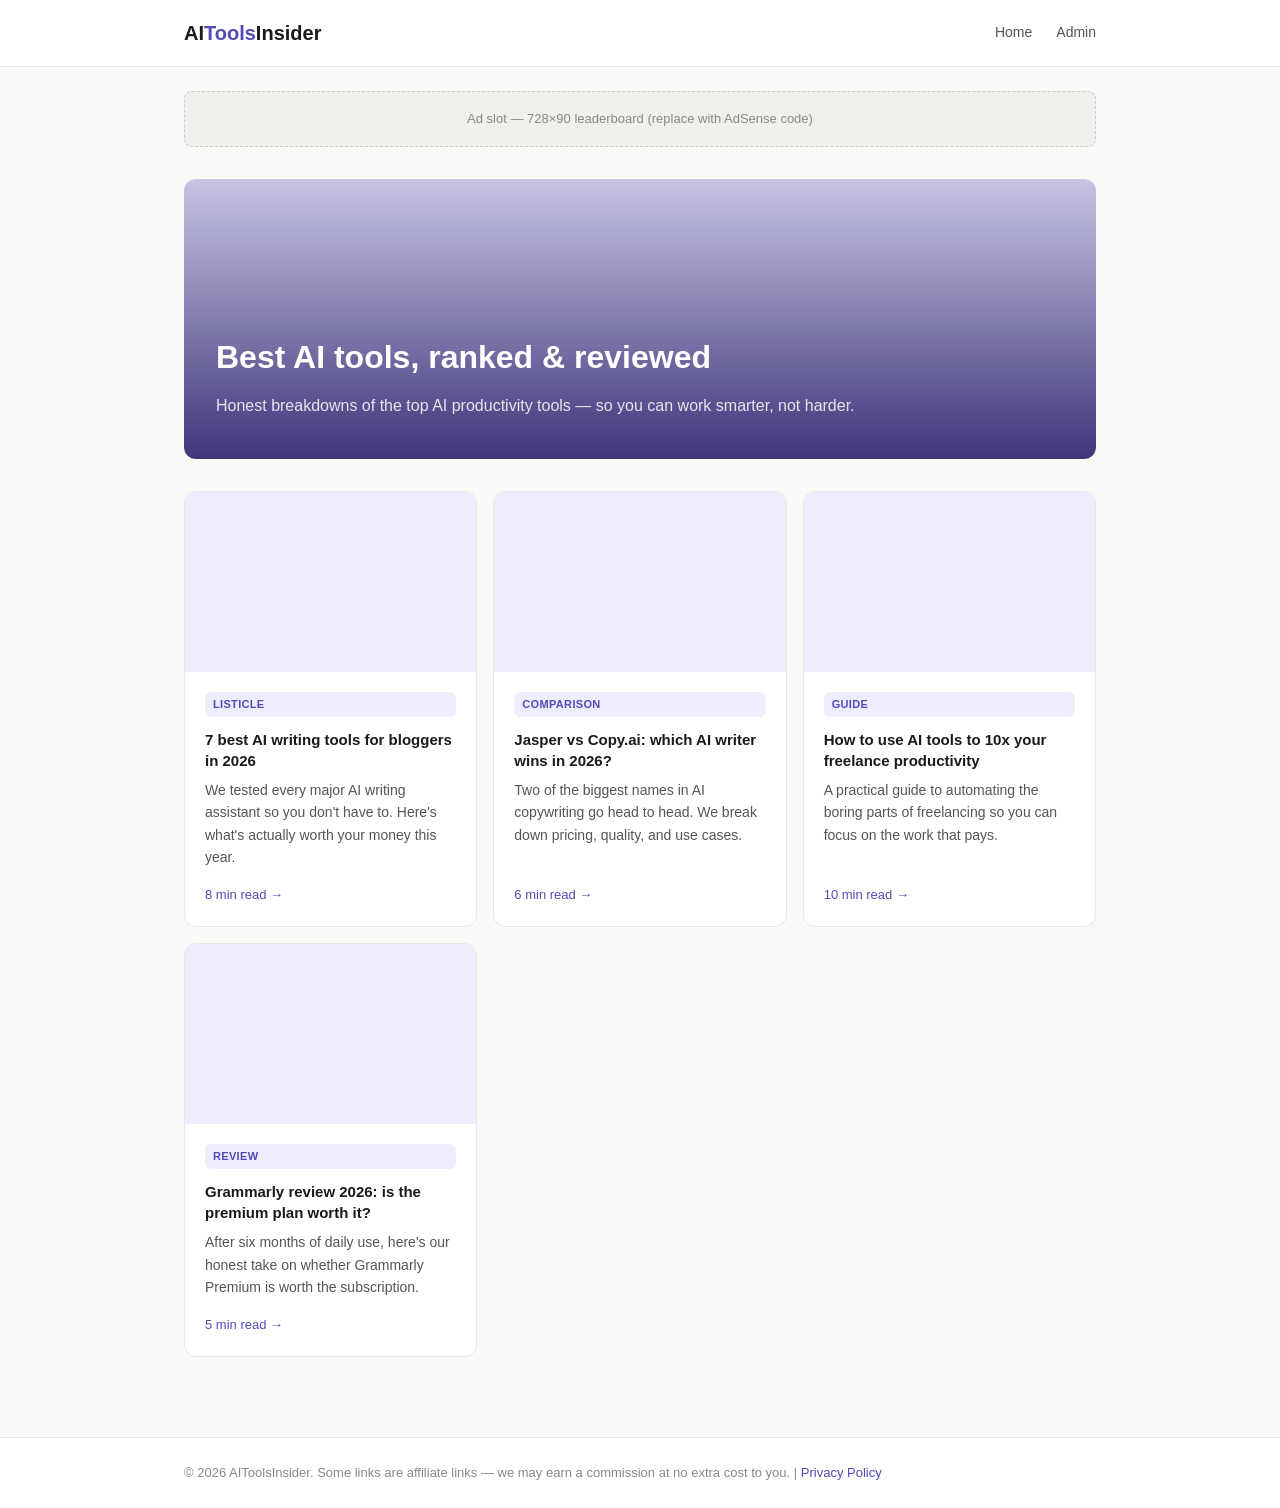
<file: index.html>
<!DOCTYPE html>
<html lang="en">
<head>
  <meta charset="UTF-8" />
  <meta name="viewport" content="width=device-width, initial-scale=1.0" />
  <title>AIToolsInsider — Best AI Tools, Ranked & Reviewed</title>
  <meta name="description" content="Honest breakdowns of the top AI productivity tools. Find the best AI writing, coding, and productivity tools for 2026." />
  <meta name='impact-site-verification' value='024570a4-0940-4f87-bec0-d554435b1dc3'>
  <link rel="stylesheet" href="style.css" />
  <script async src="https://pagead2.googlesyndication.com/pagead/js/adsbygoogle.js?client=ca-pub-4645411436852344" crossorigin="anonymous"></script>
</head>
<body>

  <header class="site-header">
    <div class="container">
      <a href="index.html" class="logo">AI<span>Tools</span>Insider</a>
      <nav>
        <a href="index.html">Home</a>
        <a href="admin.html">Admin</a>
      </nav>
    </div>
  </header>

  <!-- ✅ Replace this with your real Google AdSense code -->
  <div class="ad-banner container">
    <div class="ad-placeholder">Ad slot — 728×90 leaderboard (replace with AdSense code)</div>
  </div>

  <main class="container">
    <section class="hero">
      <h1>Best AI tools, ranked &amp; reviewed</h1>
      <p>Honest breakdowns of the top AI productivity tools — so you can work smarter, not harder.</p>
    </section>

    <div class="articles-grid" id="articles-grid">
      <!-- Articles are injected here by articles.js -->
    </div>
  </main>

  <footer class="site-footer">
    <div class="container">
      <p>&copy; 2026 AIToolsInsider. Some links are affiliate links — we may earn a commission at no extra cost to you. | <a href="privacy.html">Privacy Policy</a></p>
    </div>
  </footer>

  <script src="articles.js"></script>
  <script src="render.js"></script>
  <script>renderArticleGrid('articles-grid');</script>
</body>
</html>
</file>
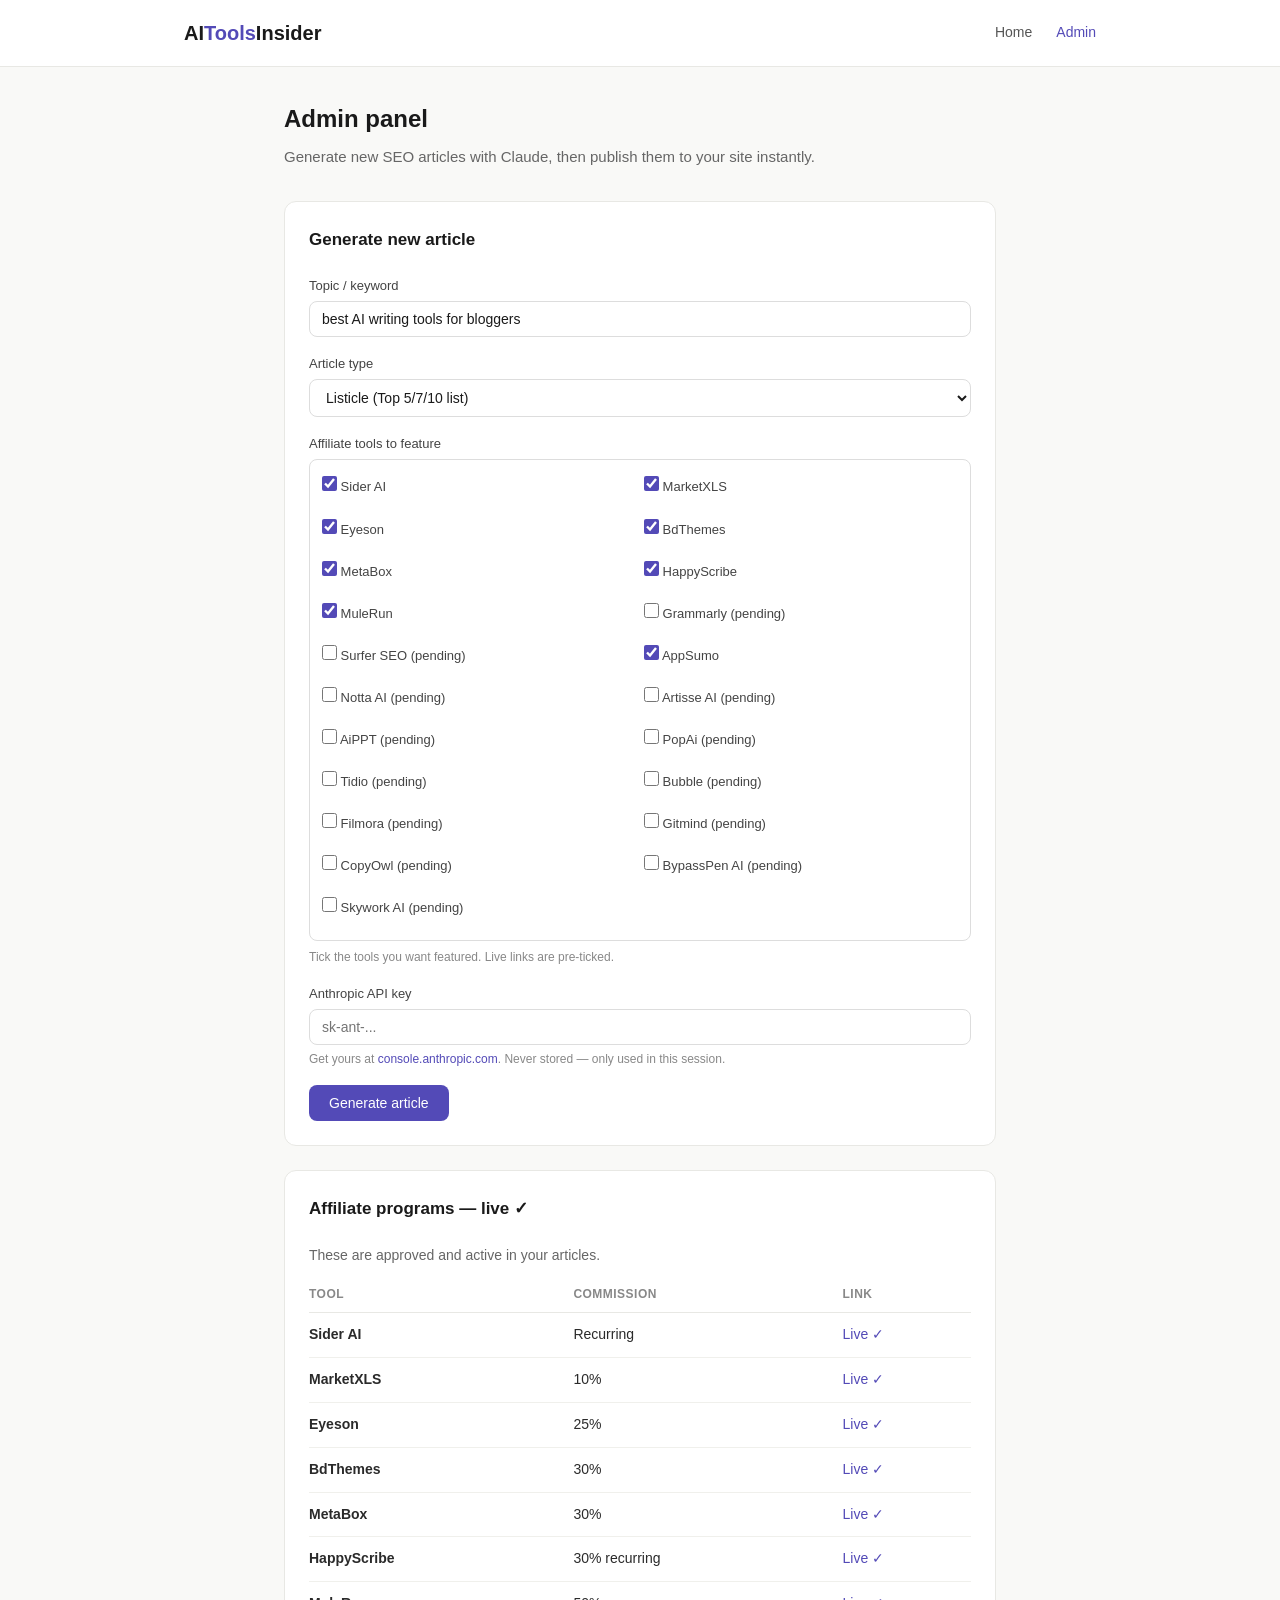
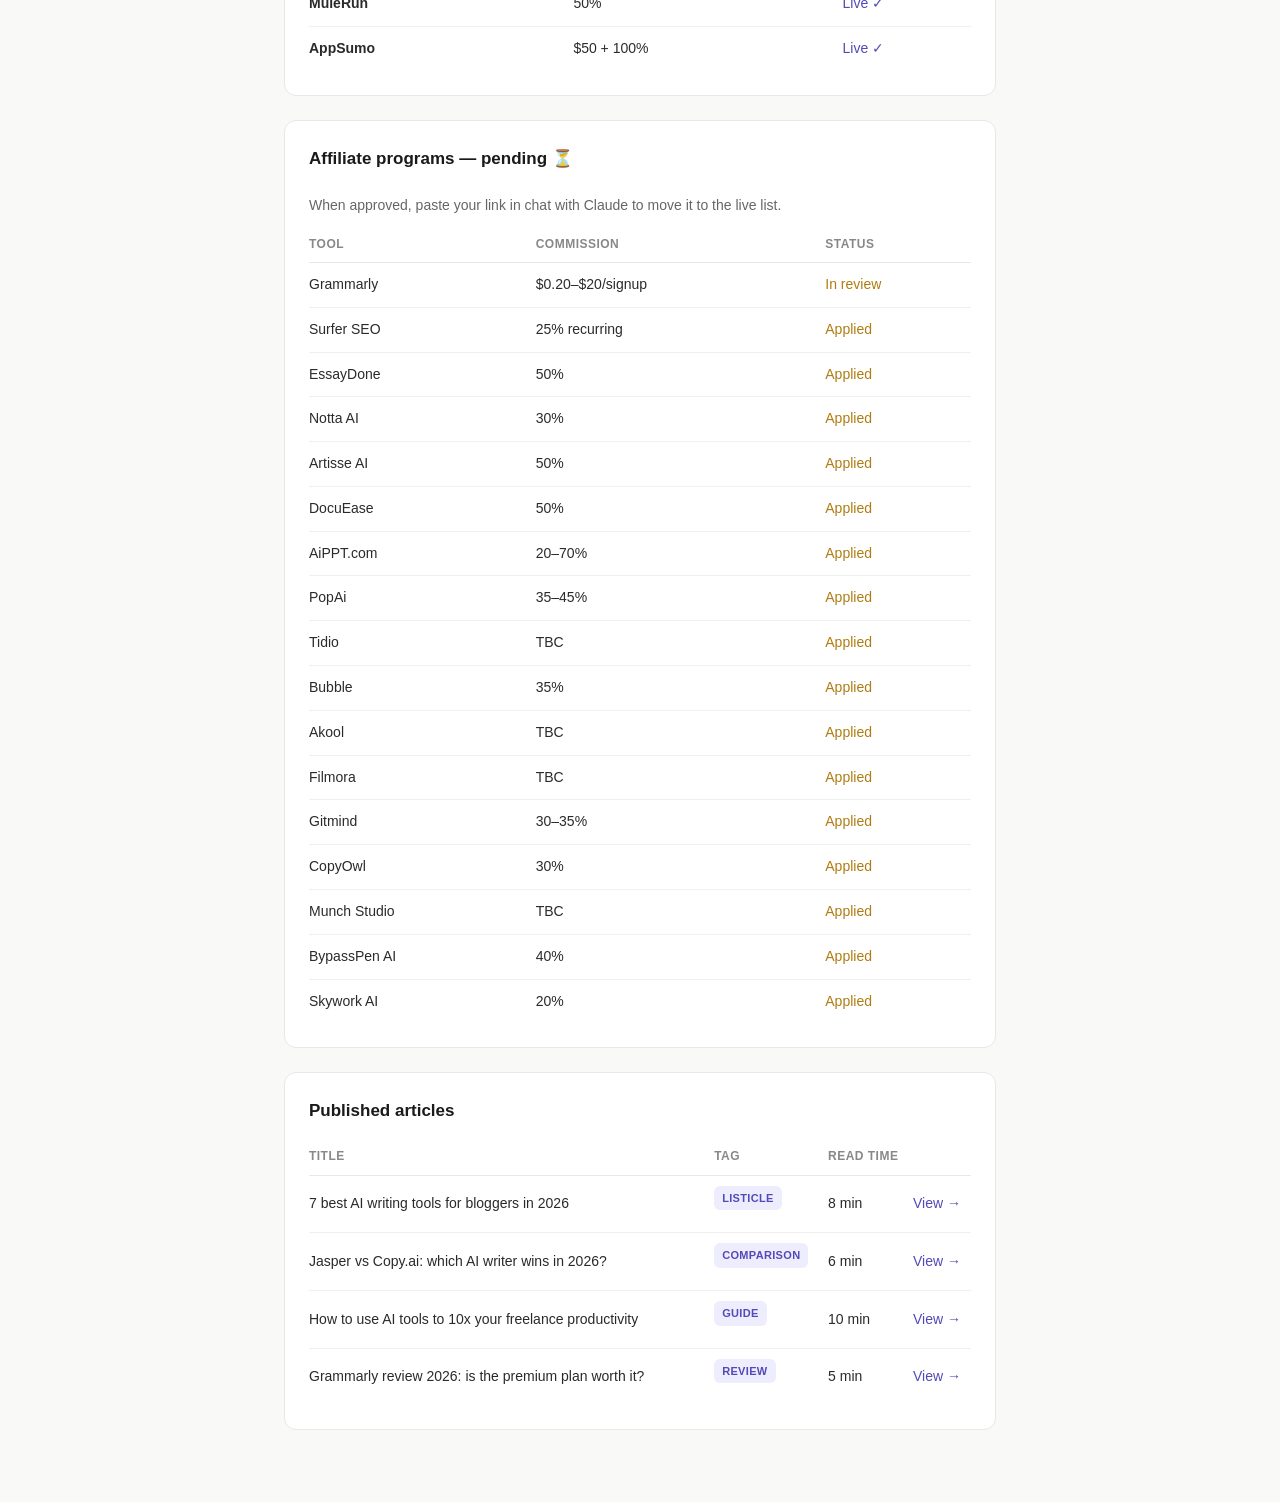
<file: admin.html>
<!DOCTYPE html>
<html lang="en">
<head>
  <meta charset="UTF-8" />
  <meta name="viewport" content="width=device-width, initial-scale=1.0" />
  <title>Admin — AIToolsInsider</title>
  <link rel="stylesheet" href="style.css" />
  <script async src="https://pagead2.googlesyndication.com/pagead/js/adsbygoogle.js?client=ca-pub-4645411436852344" crossorigin="anonymous"></script>
<style>
.affiliate-check { display:flex; align-items:center; gap:6px; font-size:13px; cursor:pointer; padding:4px 0; }
.affiliate-check input { cursor:pointer; accent-color:#534AB7; width:15px; height:15px; flex-shrink:0; }
</style>
</head>
<body>

  <header class="site-header">
    <div class="container">
      <a href="index.html" class="logo">AI<span>Tools</span>Insider</a>
      <nav>
        <a href="index.html">Home</a>
        <a href="admin.html" class="active">Admin</a>
      </nav>
    </div>
  </header>

  <main class="container admin-page">

    <h1>Admin panel</h1>
    <p class="admin-sub">Generate new SEO articles with Claude, then publish them to your site instantly.</p>

    <section class="admin-card">
      <h2>Generate new article</h2>

      <div class="form-row">
        <label for="topic">Topic / keyword</label>
        <input type="text" id="topic" placeholder="e.g. best AI tools for teachers" value="best AI writing tools for bloggers" />
      </div>

      <div class="form-row">
        <label for="article-type">Article type</label>
        <select id="article-type">
          <option value="listicle">Listicle (Top 5/7/10 list)</option>
          <option value="comparison">Comparison (A vs B)</option>
          <option value="guide">How-to guide</option>
          <option value="review">Single tool review</option>
        </select>
      </div>

      <div class="form-row">
        <label>Affiliate tools to feature</label>
        <div id="affiliate-checkboxes" style="display:grid; grid-template-columns: 1fr 1fr; gap:8px; padding:12px; border:1px solid #ddd; border-radius:8px; background:#fff;">
          <label class="affiliate-check"><input type="checkbox" value="Sider AI" checked> Sider AI</label>
          <label class="affiliate-check"><input type="checkbox" value="MarketXLS" checked> MarketXLS</label>
          <label class="affiliate-check"><input type="checkbox" value="Eyeson" checked> Eyeson</label>
          <label class="affiliate-check"><input type="checkbox" value="BdThemes" checked> BdThemes</label>
          <label class="affiliate-check"><input type="checkbox" value="MetaBox" checked> MetaBox</label>
          <label class="affiliate-check"><input type="checkbox" value="HappyScribe" checked> HappyScribe</label>
          <label class="affiliate-check"><input type="checkbox" value="MuleRun" checked> MuleRun</label>
          <label class="affiliate-check"><input type="checkbox" value="Grammarly"> Grammarly (pending)</label>
          <label class="affiliate-check"><input type="checkbox" value="Surfer SEO"> Surfer SEO (pending)</label>
          <label class="affiliate-check"><input type="checkbox" value="AppSumo" checked> AppSumo</label>
          <label class="affiliate-check"><input type="checkbox" value="Notta AI"> Notta AI (pending)</label>
          <label class="affiliate-check"><input type="checkbox" value="Artisse AI"> Artisse AI (pending)</label>
          <label class="affiliate-check"><input type="checkbox" value="AiPPT"> AiPPT (pending)</label>
          <label class="affiliate-check"><input type="checkbox" value="PopAi"> PopAi (pending)</label>
          <label class="affiliate-check"><input type="checkbox" value="Tidio"> Tidio (pending)</label>
          <label class="affiliate-check"><input type="checkbox" value="Bubble"> Bubble (pending)</label>
          <label class="affiliate-check"><input type="checkbox" value="Filmora"> Filmora (pending)</label>
          <label class="affiliate-check"><input type="checkbox" value="Gitmind"> Gitmind (pending)</label>
          <label class="affiliate-check"><input type="checkbox" value="CopyOwl"> CopyOwl (pending)</label>
          <label class="affiliate-check"><input type="checkbox" value="BypassPen AI"> BypassPen AI (pending)</label>
          <label class="affiliate-check"><input type="checkbox" value="Skywork AI"> Skywork AI (pending)</label>
        </div>
        <small style="margin-top:6px; display:block;">Tick the tools you want featured. Live links are pre-ticked.</small>
        <input type="hidden" id="affiliates" />
      </div>

      <div class="form-row">
        <label for="api-key">Anthropic API key</label>
        <input type="password" id="api-key" placeholder="sk-ant-..." />
        <small>Get yours at <a href="https://console.anthropic.com" target="_blank">console.anthropic.com</a>. Never stored — only used in this session.</small>
      </div>

      <button class="btn-primary" id="gen-btn" onclick="syncAffiliates(); generateArticle()">Generate article</button>
      <div id="gen-status" class="status-bar" style="display:none;"></div>
    </section>

    <section class="admin-card" id="preview-card" style="display:none;">
      <h2>Preview &amp; publish</h2>
      <div id="preview-output" class="article-preview"></div>
      <div class="action-row">
        <button class="btn-primary" onclick="publishArticle()">Publish to site</button>
        <button class="btn-outline" onclick="document.getElementById('preview-card').style.display='none';">Discard</button>
      </div>
    </section>

    <section class="admin-card">
      <h2>Affiliate programs &mdash; live &#10003;</h2>
      <p style="font-size:14px; color:#666; margin-bottom:1rem;">These are approved and active in your articles.</p>
      <table class="affiliate-table">
        <thead><tr><th>Tool</th><th>Commission</th><th>Link</th></tr></thead>
        <tbody>
          <tr><td><strong>Sider AI</strong></td><td>Recurring</td><td><a href="https://sider.ai/?linkId=lp_131376&amp;sourceId=aitoolsinsider&amp;tenantId=sider" target="_blank">Live &#10003;</a></td></tr>
          <tr><td><strong>MarketXLS</strong></td><td>10%</td><td><a href="https://marketxls.pxf.io/1Gy19z" target="_blank">Live &#10003;</a></td></tr>
          <tr><td><strong>Eyeson</strong></td><td>25%</td><td><a href="https://eyeson.sjv.io/oN5z4W" target="_blank">Live &#10003;</a></td></tr>
          <tr><td><strong>BdThemes</strong></td><td>30%</td><td><a href="https://elementpackpro.sjv.io/WOA4ye" target="_blank">Live &#10003;</a></td></tr>
          <tr><td><strong>MetaBox</strong></td><td>30%</td><td><a href="https://metabox.sjv.io/zzPyxG" target="_blank">Live &#10003;</a></td></tr>
          <tr><td><strong>HappyScribe</strong></td><td>30% recurring</td><td><a href="https://happyscribe.sjv.io/KBOJZA" target="_blank">Live &#10003;</a></td></tr>
          <tr><td><strong>MuleRun</strong></td><td>50%</td><td><a href="https://mulerun.pxf.io/xJryqO" target="_blank">Live &#10003;</a></td></tr>
          <tr><td><strong>AppSumo</strong></td><td>$50 + 100%</td><td><a href="https://appsumo.8odi.net/VOAZW6" target="_blank">Live &#10003;</a></td></tr>
        </tbody>
      </table>
    </section>

    <section class="admin-card">
      <h2>Affiliate programs &mdash; pending &#9203;</h2>
      <p style="font-size:14px; color:#666; margin-bottom:1rem;">When approved, paste your link in chat with Claude to move it to the live list.</p>
      <table class="affiliate-table">
        <thead><tr><th>Tool</th><th>Commission</th><th>Status</th></tr></thead>
        <tbody>
          <tr><td>Grammarly</td><td>$0.20&ndash;$20/signup</td><td style="color:#B07C10;">In review</td></tr>
          <tr><td>Surfer SEO</td><td>25% recurring</td><td style="color:#B07C10;">Applied</td></tr>
          <tr><td>EssayDone</td><td>50%</td><td style="color:#B07C10;">Applied</td></tr>
          <tr><td>Notta AI</td><td>30%</td><td style="color:#B07C10;">Applied</td></tr>
          <tr><td>Artisse AI</td><td>50%</td><td style="color:#B07C10;">Applied</td></tr>
          <tr><td>DocuEase</td><td>50%</td><td style="color:#B07C10;">Applied</td></tr>
          <tr><td>AiPPT.com</td><td>20&ndash;70%</td><td style="color:#B07C10;">Applied</td></tr>
          <tr><td>PopAi</td><td>35&ndash;45%</td><td style="color:#B07C10;">Applied</td></tr>
          <tr><td>Tidio</td><td>TBC</td><td style="color:#B07C10;">Applied</td></tr>
          <tr><td>Bubble</td><td>35%</td><td style="color:#B07C10;">Applied</td></tr>
          <tr><td>Akool</td><td>TBC</td><td style="color:#B07C10;">Applied</td></tr>
          <tr><td>Filmora</td><td>TBC</td><td style="color:#B07C10;">Applied</td></tr>
          <tr><td>Gitmind</td><td>30&ndash;35%</td><td style="color:#B07C10;">Applied</td></tr>
          <tr><td>CopyOwl</td><td>30%</td><td style="color:#B07C10;">Applied</td></tr>
          <tr><td>Munch Studio</td><td>TBC</td><td style="color:#B07C10;">Applied</td></tr>
          <tr><td>BypassPen AI</td><td>40%</td><td style="color:#B07C10;">Applied</td></tr>
          <tr><td>Skywork AI</td><td>20%</td><td style="color:#B07C10;">Applied</td></tr>
        </tbody>
      </table>
    </section>

    <section class="admin-card">
      <h2>Published articles</h2>
      <div id="admin-article-list"></div>
    </section>

  </main>

  <script src="articles.js"></script>
  <script src="render.js"></script>
  <script src="admin.js"></script>
  <script>renderAdminList('admin-article-list');</script>
</body>
</html>
</file>
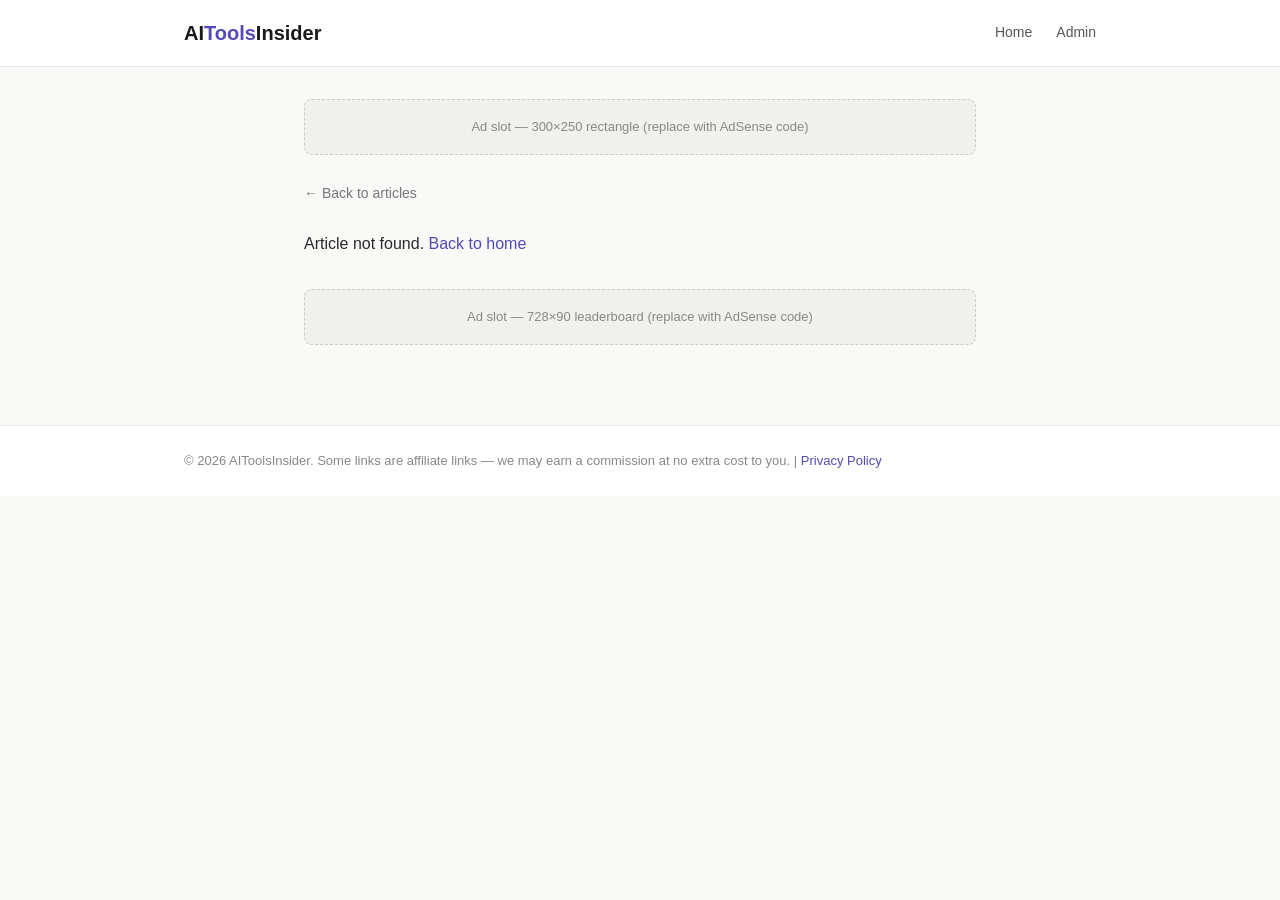
<file: article.html>
<!DOCTYPE html>
<html lang="en">
<head>
  <meta charset="UTF-8" />
  <meta name="viewport" content="width=device-width, initial-scale=1.0" />
  <title id="page-title">Article — AIToolsInsider</title>
  <meta name="description" id="page-desc" content="" />
  <link rel="stylesheet" href="style.css" />
  <script async src="https://pagead2.googlesyndication.com/pagead/js/adsbygoogle.js?client=ca-pub-4645411436852344" crossorigin="anonymous"></script>
</head>
<body>

  <header class="site-header">
    <div class="container">
      <a href="index.html" class="logo">AI<span>Tools</span>Insider</a>
      <nav>
        <a href="index.html">Home</a>
        <a href="admin.html">Admin</a>
      </nav>
    </div>
  </header>

  <main class="container article-page">

    <!-- ✅ Replace with real AdSense rectangle ad -->
    <div class="ad-placeholder ad-sidebar">Ad slot — 300×250 rectangle (replace with AdSense code)</div>

    <article id="article-content">
      <a href="index.html" class="back-link">← Back to articles</a>
      <div id="article-body"></div>
    </article>

    <!-- ✅ Replace with real AdSense leaderboard ad -->
    <div class="ad-placeholder ad-footer-banner">Ad slot — 728×90 leaderboard (replace with AdSense code)</div>

  </main>

  <footer class="site-footer">
    <div class="container">
      <p>&copy; 2026 AIToolsInsider. Some links are affiliate links — we may earn a commission at no extra cost to you. | <a href="privacy.html">Privacy Policy</a></p>
    </div>
  </footer>

  <script src="articles.js"></script>
  <script src="render.js"></script>
  <script>
    const params = new URLSearchParams(window.location.search);
    const id = parseInt(params.get('id'), 10);
    renderArticlePage('article-body', id);
  </script>
</body>
</html>
</file>
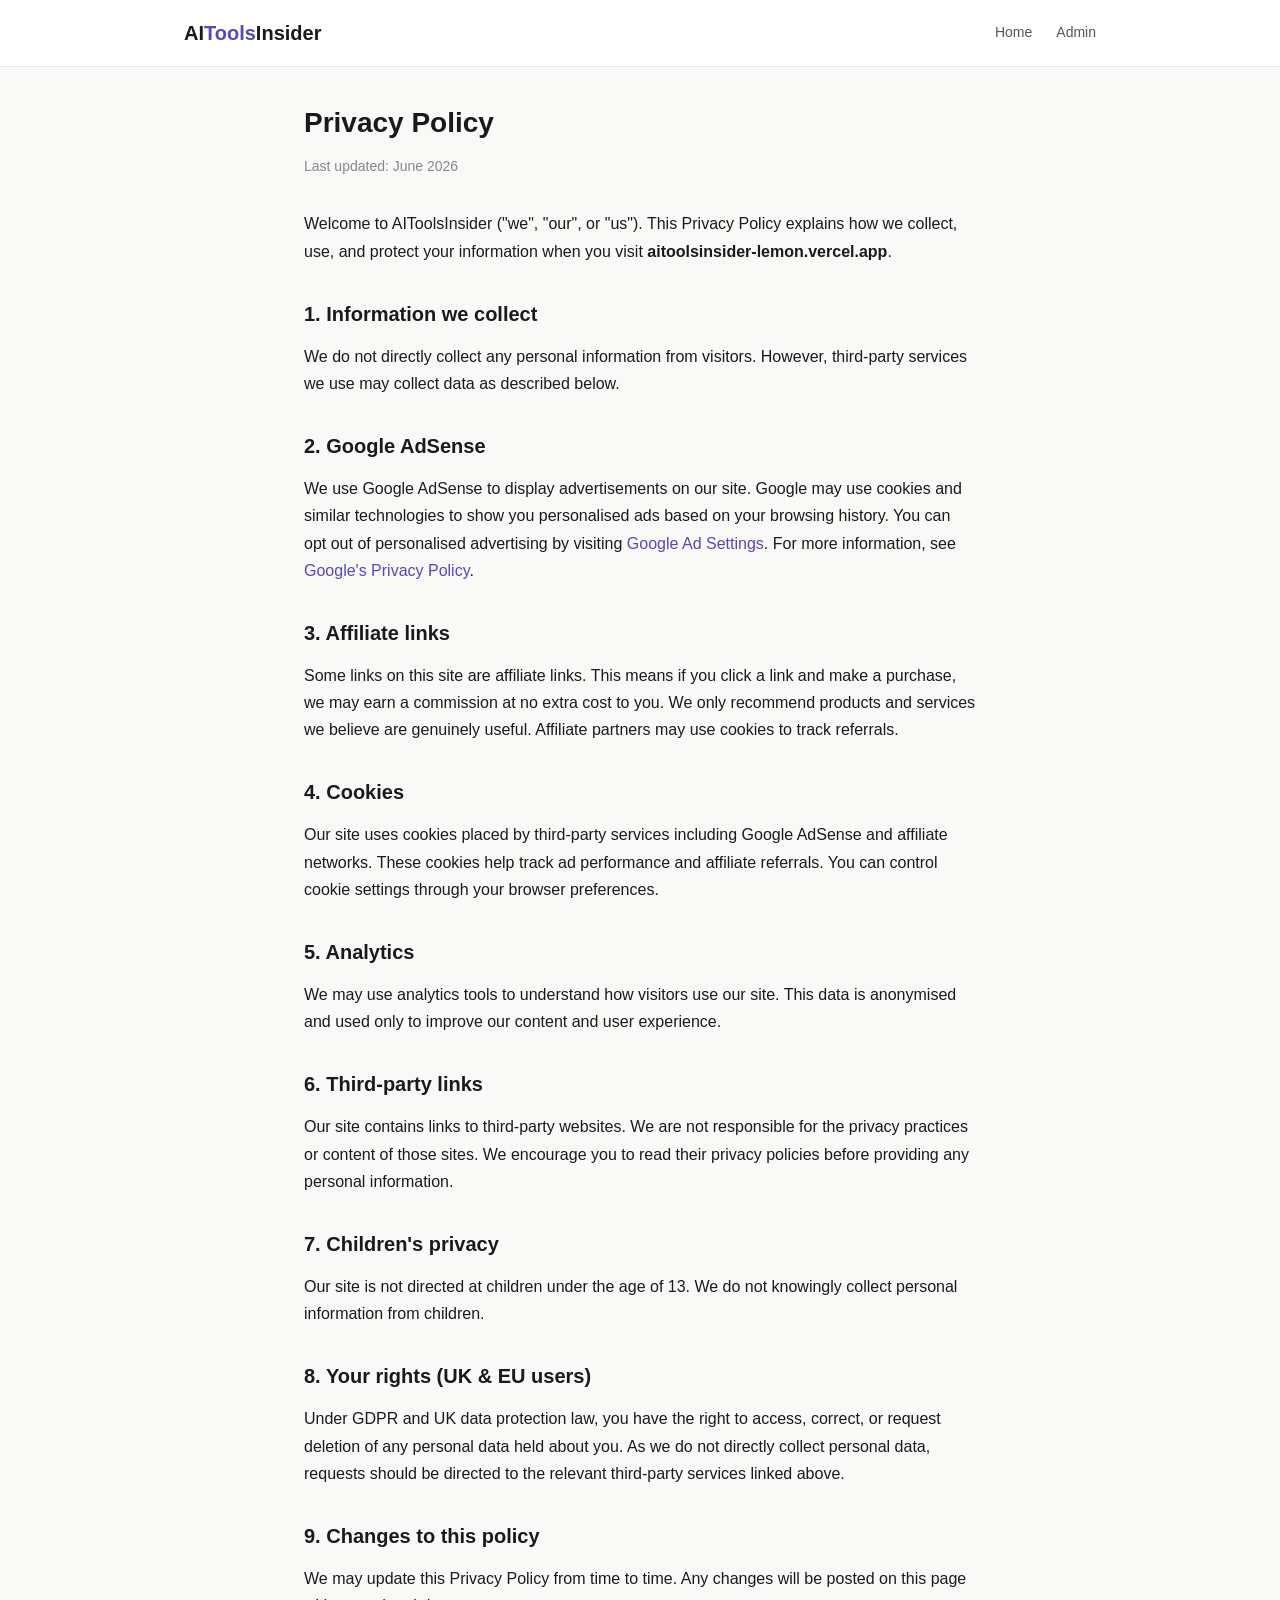
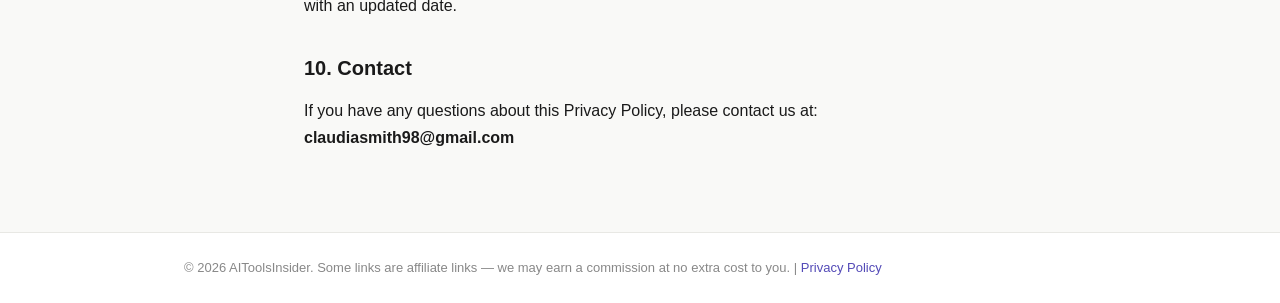
<file: privacy.html>
<!DOCTYPE html>
<html lang="en">
<head>
  <meta charset="UTF-8" />
  <meta name="viewport" content="width=device-width, initial-scale=1.0" />
  <title>Privacy Policy — AIToolsInsider</title>
  <meta name="description" content="Privacy Policy for AIToolsInsider.com" />
  <link rel="stylesheet" href="style.css" />
  <script async src="https://pagead2.googlesyndication.com/pagead/js/adsbygoogle.js?client=ca-pub-4645411436852344" crossorigin="anonymous"></script>
</head>
<body>

  <header class="site-header">
    <div class="container">
      <a href="index.html" class="logo">AI<span>Tools</span>Insider</a>
      <nav>
        <a href="index.html">Home</a>
        <a href="admin.html">Admin</a>
      </nav>
    </div>
  </header>

  <main class="container article-page">
    <article>
      <h1 style="font-size:28px; font-weight:600; margin-bottom:0.5rem;">Privacy Policy</h1>
      <p style="color:#888; font-size:14px; margin-bottom:2rem;">Last updated: June 2026</p>

      <p>Welcome to AIToolsInsider ("we", "our", or "us"). This Privacy Policy explains how we collect, use, and protect your information when you visit <strong>aitoolsinsider-lemon.vercel.app</strong>.</p>

      <h2 style="font-size:20px; font-weight:600; margin:2rem 0 0.75rem;">1. Information we collect</h2>
      <p>We do not directly collect any personal information from visitors. However, third-party services we use may collect data as described below.</p>

      <h2 style="font-size:20px; font-weight:600; margin:2rem 0 0.75rem;">2. Google AdSense</h2>
      <p>We use Google AdSense to display advertisements on our site. Google may use cookies and similar technologies to show you personalised ads based on your browsing history. You can opt out of personalised advertising by visiting <a href="https://www.google.com/settings/ads" target="_blank">Google Ad Settings</a>. For more information, see <a href="https://policies.google.com/privacy" target="_blank">Google's Privacy Policy</a>.</p>

      <h2 style="font-size:20px; font-weight:600; margin:2rem 0 0.75rem;">3. Affiliate links</h2>
      <p>Some links on this site are affiliate links. This means if you click a link and make a purchase, we may earn a commission at no extra cost to you. We only recommend products and services we believe are genuinely useful. Affiliate partners may use cookies to track referrals.</p>

      <h2 style="font-size:20px; font-weight:600; margin:2rem 0 0.75rem;">4. Cookies</h2>
      <p>Our site uses cookies placed by third-party services including Google AdSense and affiliate networks. These cookies help track ad performance and affiliate referrals. You can control cookie settings through your browser preferences.</p>

      <h2 style="font-size:20px; font-weight:600; margin:2rem 0 0.75rem;">5. Analytics</h2>
      <p>We may use analytics tools to understand how visitors use our site. This data is anonymised and used only to improve our content and user experience.</p>

      <h2 style="font-size:20px; font-weight:600; margin:2rem 0 0.75rem;">6. Third-party links</h2>
      <p>Our site contains links to third-party websites. We are not responsible for the privacy practices or content of those sites. We encourage you to read their privacy policies before providing any personal information.</p>

      <h2 style="font-size:20px; font-weight:600; margin:2rem 0 0.75rem;">7. Children's privacy</h2>
      <p>Our site is not directed at children under the age of 13. We do not knowingly collect personal information from children.</p>

      <h2 style="font-size:20px; font-weight:600; margin:2rem 0 0.75rem;">8. Your rights (UK & EU users)</h2>
      <p>Under GDPR and UK data protection law, you have the right to access, correct, or request deletion of any personal data held about you. As we do not directly collect personal data, requests should be directed to the relevant third-party services linked above.</p>

      <h2 style="font-size:20px; font-weight:600; margin:2rem 0 0.75rem;">9. Changes to this policy</h2>
      <p>We may update this Privacy Policy from time to time. Any changes will be posted on this page with an updated date.</p>

      <h2 style="font-size:20px; font-weight:600; margin:2rem 0 0.75rem;">10. Contact</h2>
      <p>If you have any questions about this Privacy Policy, please contact us at: <strong>claudiasmith98@gmail.com</strong></p>
    </article>
  </main>

  <footer class="site-footer">
    <div class="container">
      <p>&copy; 2026 AIToolsInsider. Some links are affiliate links — we may earn a commission at no extra cost to you. | <a href="privacy.html">Privacy Policy</a></p>
    </div>
  </footer>

</body>
</html>
</file>
<file: style.css>
/* style.css — AIToolsInsider */

*, *::before, *::after { box-sizing: border-box; margin: 0; padding: 0; }

body {
  font-family: -apple-system, BlinkMacSystemFont, 'Segoe UI', sans-serif;
  font-size: 16px;
  line-height: 1.7;
  color: #1a1a1a;
  background: #f9f9f7;
}

a { color: #534AB7; text-decoration: none; }
a:hover { text-decoration: underline; }

.container {
  max-width: 960px;
  margin: 0 auto;
  padding: 0 1.5rem;
}

/* Header */
.site-header {
  background: #fff;
  border-bottom: 1px solid #e8e8e4;
  padding: 1rem 0;
  position: sticky;
  top: 0;
  z-index: 100;
}

.site-header .container {
  display: flex;
  align-items: center;
  justify-content: space-between;
}

.logo {
  font-size: 20px;
  font-weight: 600;
  color: #1a1a1a;
}

.logo span { color: #534AB7; }

nav { display: flex; gap: 1.5rem; font-size: 14px; color: #555; }
nav a { color: #555; }
nav a:hover { color: #1a1a1a; text-decoration: none; }
nav a.active { color: #534AB7; font-weight: 500; }

/* Ad slots */
.ad-banner { margin: 1.5rem auto; }
.ad-placeholder {
  background: #f0f0ec;
  border: 1px dashed #ccc;
  border-radius: 8px;
  padding: 1rem;
  text-align: center;
  font-size: 13px;
  color: #888;
}
.ad-sidebar { margin-bottom: 1.5rem; }
.ad-footer-banner { margin-top: 2rem; }

/* Hero */
.hero {
  background: linear-gradient(135deg, #EEEDFE 0%, #E6F1FB 100%);
  border-radius: 12px;
  padding: 2.5rem 2rem;
  margin: 2rem 0;
}

.hero h1 {
  font-size: 28px;
  font-weight: 600;
  color: #3C3489;
  margin-bottom: 0.5rem;
}

.hero p {
  font-size: 16px;
  color: #534AB7;
}

/* Articles grid */
.articles-grid {
  display: grid;
  grid-template-columns: repeat(auto-fit, minmax(280px, 1fr));
  gap: 1rem;
  padding-bottom: 3rem;
}

.article-card {
  background: #fff;
  border: 1px solid #e8e8e4;
  border-radius: 12px;
  padding: 1.25rem;
  display: block;
  color: inherit;
  transition: border-color 0.15s, box-shadow 0.15s;
}

.article-card:hover {
  border-color: #AFA9EC;
  box-shadow: 0 2px 12px rgba(83,74,183,0.08);
  text-decoration: none;
}

.article-card h3 {
  font-size: 15px;
  font-weight: 600;
  margin-bottom: 0.5rem;
  line-height: 1.4;
  color: #1a1a1a;
}

.article-card p {
  font-size: 14px;
  color: #555;
  line-height: 1.6;
  margin-bottom: 1rem;
}

.read-more {
  font-size: 13px;
  color: #534AB7;
  font-weight: 500;
}

.tag {
  display: inline-block;
  font-size: 11px;
  font-weight: 600;
  padding: 3px 8px;
  border-radius: 6px;
  background: #EEEDFE;
  color: #534AB7;
  margin-bottom: 0.75rem;
  text-transform: uppercase;
  letter-spacing: 0.03em;
}

/* Article page */
.article-page {
  max-width: 720px;
  padding-top: 2rem;
  padding-bottom: 3rem;
}

.back-link {
  display: inline-block;
  font-size: 14px;
  color: #777;
  margin-bottom: 1.5rem;
}

.back-link:hover { color: #1a1a1a; }

#article-body h2 {
  font-size: 26px;
  font-weight: 600;
  line-height: 1.3;
  margin-bottom: 1.25rem;
}

#article-body h3 {
  font-size: 18px;
  font-weight: 600;
  margin: 1.75rem 0 0.6rem;
}

#article-body p {
  margin-bottom: 1rem;
  color: #2a2a2a;
}

.affiliate-link {
  color: #534AB7;
  font-weight: 500;
  border-bottom: 1px solid #AFA9EC;
}

.affiliate-link:hover { border-bottom-color: #534AB7; text-decoration: none; }

/* Admin page */
.admin-page { padding-top: 2rem; padding-bottom: 3rem; max-width: 760px; }

.admin-page h1 {
  font-size: 24px;
  font-weight: 600;
  margin-bottom: 0.25rem;
}

.admin-sub {
  font-size: 15px;
  color: #666;
  margin-bottom: 2rem;
}

.admin-card {
  background: #fff;
  border: 1px solid #e8e8e4;
  border-radius: 12px;
  padding: 1.5rem;
  margin-bottom: 1.5rem;
}

.admin-card h2 {
  font-size: 17px;
  font-weight: 600;
  margin-bottom: 1.25rem;
}

.form-row { margin-bottom: 1rem; }

.form-row label {
  display: block;
  font-size: 13px;
  font-weight: 500;
  color: #444;
  margin-bottom: 4px;
}

.form-row small {
  display: block;
  font-size: 12px;
  color: #888;
  margin-top: 4px;
}

.form-row input,
.form-row select,
.form-row textarea {
  width: 100%;
  padding: 9px 12px;
  font-size: 14px;
  border: 1px solid #ddd;
  border-radius: 8px;
  background: #fff;
  color: #1a1a1a;
  font-family: inherit;
}

.form-row input:focus,
.form-row select:focus,
.form-row textarea:focus {
  outline: none;
  border-color: #534AB7;
  box-shadow: 0 0 0 3px rgba(83,74,183,0.1);
}

.btn-primary {
  background: #534AB7;
  color: #fff;
  border: none;
  padding: 10px 20px;
  border-radius: 8px;
  font-size: 14px;
  font-weight: 500;
  cursor: pointer;
  font-family: inherit;
}

.btn-primary:hover { background: #3C3489; }
.btn-primary:disabled { opacity: 0.6; cursor: not-allowed; }

.btn-outline {
  background: transparent;
  color: #1a1a1a;
  border: 1px solid #ddd;
  padding: 10px 20px;
  border-radius: 8px;
  font-size: 14px;
  cursor: pointer;
  font-family: inherit;
}

.btn-outline:hover { background: #f5f5f2; }

.action-row { display: flex; gap: 0.75rem; margin-top: 1rem; }

.status-bar {
  margin-top: 1rem;
  padding: 10px 14px;
  border-radius: 8px;
  font-size: 14px;
}

.status-info { background: #E6F1FB; color: #185FA5; }
.status-success { background: #EAF3DE; color: #3B6D11; }
.status-error { background: #FCEBEB; color: #A32D2D; }

.article-preview {
  font-size: 15px;
  line-height: 1.75;
  max-height: 400px;
  overflow-y: auto;
  padding: 1rem;
  background: #f9f9f7;
  border-radius: 8px;
  border: 1px solid #e8e8e4;
}

.article-preview h2, .article-preview h3 { font-weight: 600; margin: 1rem 0 0.5rem; }
.article-preview p { margin-bottom: 0.75rem; }

.affiliate-table {
  width: 100%;
  border-collapse: collapse;
  font-size: 14px;
}

.affiliate-table th {
  text-align: left;
  font-weight: 600;
  font-size: 12px;
  text-transform: uppercase;
  letter-spacing: 0.04em;
  color: #888;
  padding: 0 0 8px;
  border-bottom: 1px solid #e8e8e4;
}

.affiliate-table td {
  padding: 10px 0;
  border-bottom: 1px solid #f0f0ec;
  color: #2a2a2a;
}

.affiliate-table tr:last-child td { border-bottom: none; }

/* Footer */
.site-footer {
  border-top: 1px solid #e8e8e4;
  background: #fff;
  padding: 1.5rem 0;
  font-size: 13px;
  color: #888;
  margin-top: 2rem;
}

/* Image cards */
.article-card {
  display: flex;
  flex-direction: column;
  overflow: hidden;
  padding: 0;
}

.card-img {
  width: 100%;
  height: 180px;
  background-size: cover;
  background-position: center;
  background-color: #EEEDFE;
  flex-shrink: 0;
}

.card-body {
  padding: 1.25rem;
  display: flex;
  flex-direction: column;
  flex: 1;
}

.card-body h3 { margin-bottom: 0.5rem; }
.card-body p { margin-bottom: 1rem; flex: 1; }

/* Hero with background image */
.hero {
  position: relative;
  overflow: hidden;
  min-height: 280px;
  display: flex;
  flex-direction: column;
  justify-content: flex-end;
  background-image: url('https://images.unsplash.com/photo-1677442135703-1787eea5ce01?w=1200&q=80');
  background-size: cover;
  background-position: center;
}

.hero::before {
  content: '';
  position: absolute;
  inset: 0;
  background: linear-gradient(to bottom, rgba(83,74,183,0.3) 0%, rgba(30,20,100,0.85) 100%);
}

.hero h1, .hero p {
  position: relative;
  z-index: 1;
  color: white;
}

.hero h1 { color: white; font-size: 32px; }
.hero p { color: rgba(255,255,255,0.85); }

/* Article hero image */
.article-hero-img {
  width: 100%;
  height: 300px;
  background-size: cover;
  background-position: center;
  border-radius: var(--border-radius-lg);
  margin-bottom: 1.5rem;
}
</file>
